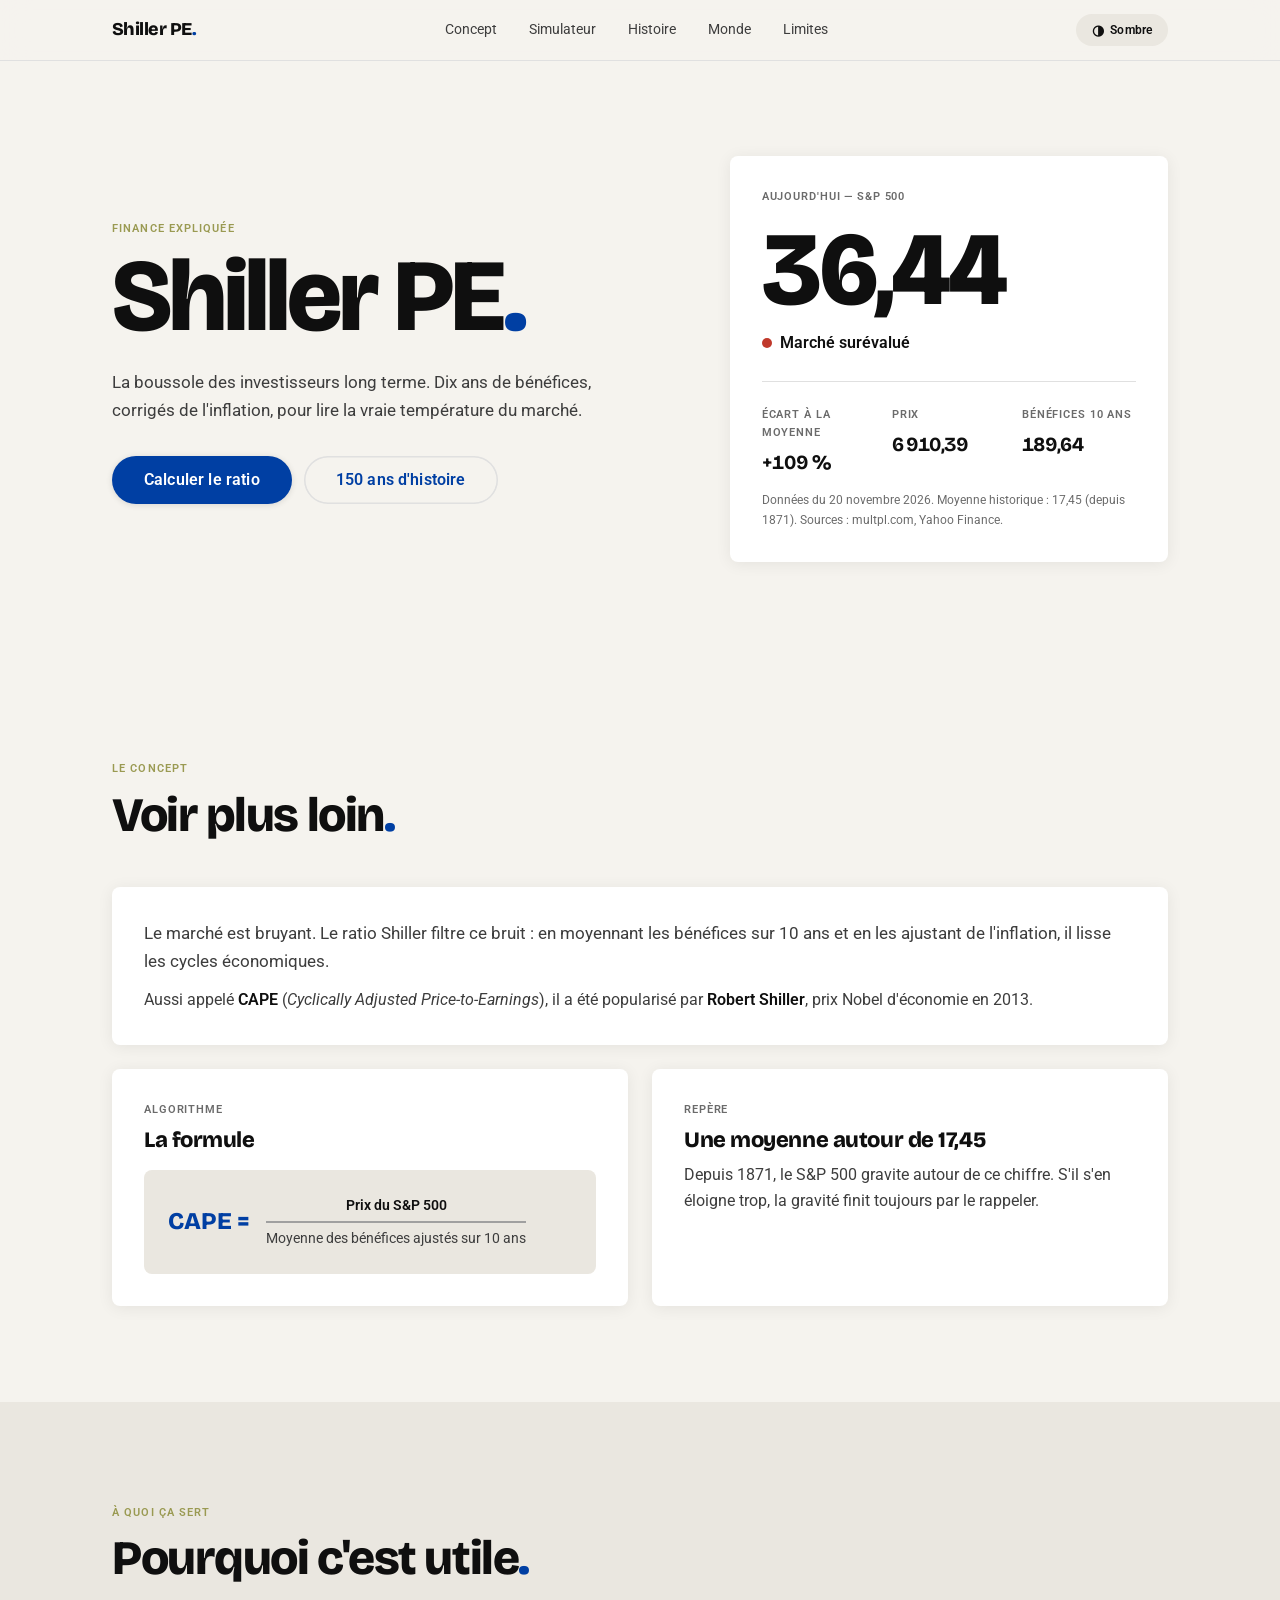
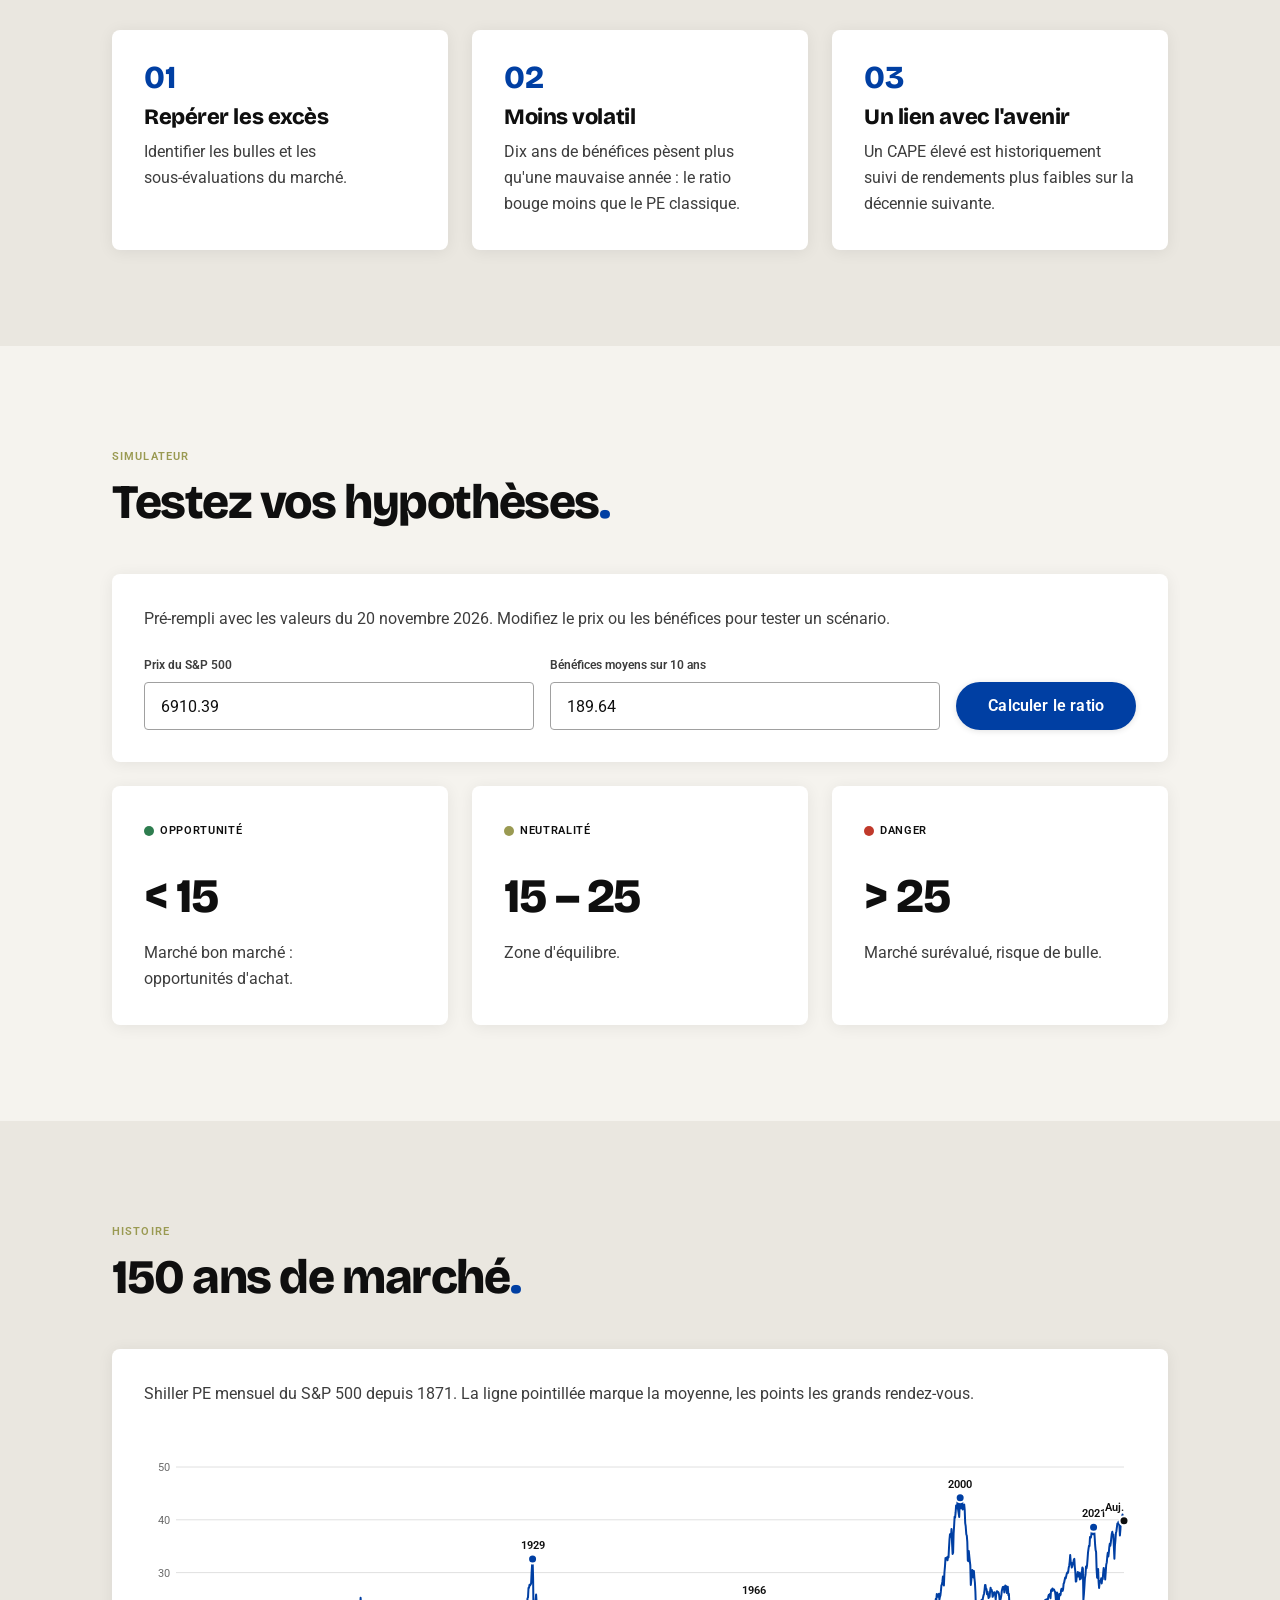
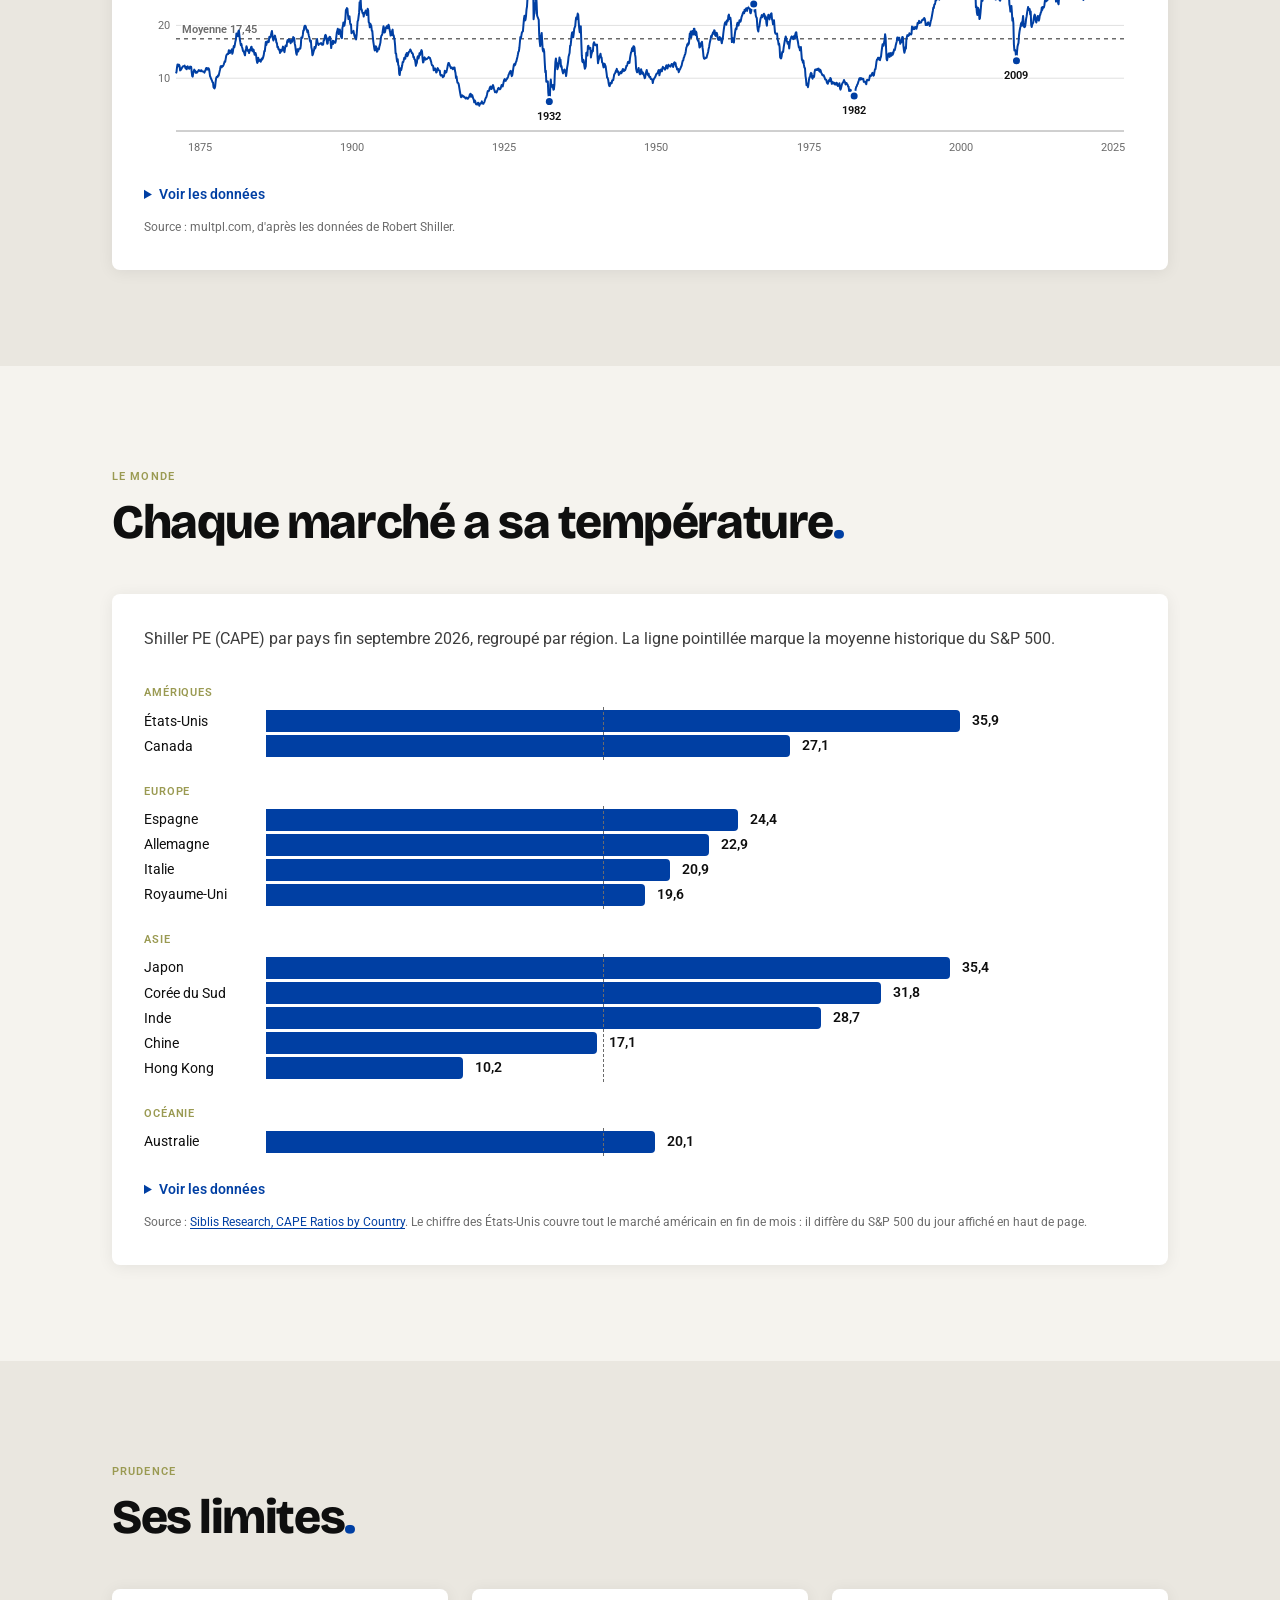
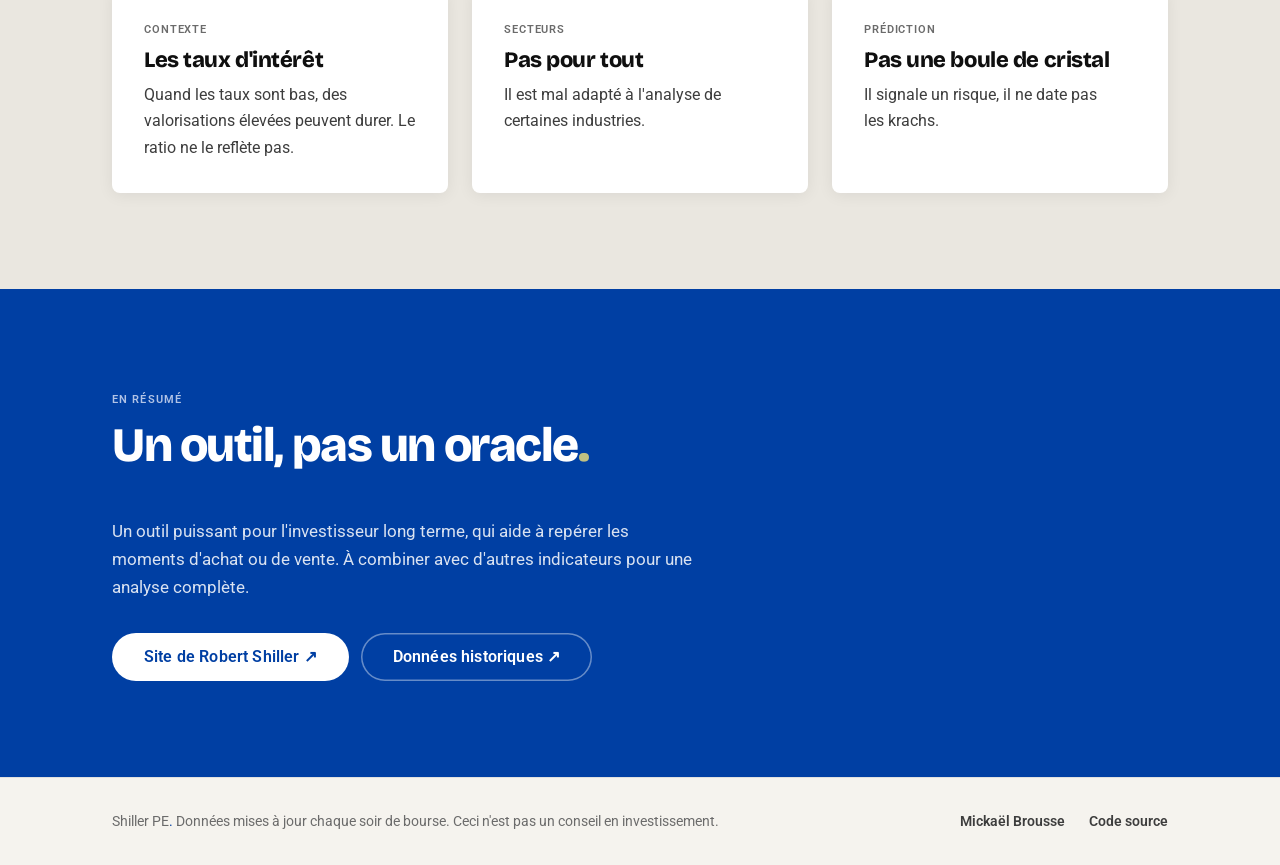
<file: docs/index.html>
<!DOCTYPE html>
<html lang="fr" data-theme="light">
<head>
    <meta charset="UTF-8">
    <meta name="viewport" content="width=device-width, initial-scale=1.0">
    <title>Shiller PE | Analyse & Simulateur</title>
    <meta name="description" content="Le ratio Shiller PE (CAPE) du S&P 500 : valeur du jour, 150 ans d'histoire, simulateur et limites.">

    <script>
        // Thème posé avant le rendu : choix enregistré, sinon préférence système
        (function () {
            try {
                var t = localStorage.getItem('theme');
                if (t !== 'light' && t !== 'dark') t = matchMedia('(prefers-color-scheme: dark)').matches ? 'dark' : 'light';
                document.documentElement.setAttribute('data-theme', t);
            } catch (e) { document.documentElement.setAttribute('data-theme', 'light'); }
        })();
    </script>

    <link rel="stylesheet" href="css/style.css?v=4">
</head>
<body>

    <a class="skip-link" href="#main">Aller au contenu</a>

    <header id="navbar">
        <nav class="nav-container" aria-label="Navigation principale">
            <a href="#top" class="nav-logo">Shiller PE<span class="dot">.</span></a>
            <div class="nav-links">
                <a href="#concept">Concept</a>
                <a href="#simulateur">Simulateur</a>
                <a href="#histoire">Histoire</a>
                <a href="#monde">Monde</a>
                <a href="#limites">Limites</a>
            </div>
            <button class="btn btn-ink btn-sm theme-toggle" type="button" aria-label="Changer de thème">
                <span class="theme-toggle-icon" aria-hidden="true">◑</span>
                <span class="theme-toggle-label">Sombre</span>
            </button>
        </nav>
    </header>

    <main id="main">

        <section class="hero" id="top">
            <div class="container hero-grid">
                <div>
                    <span class="eyebrow">Finance expliquée</span>
                    <h1 class="hero-title">Shiller PE<span class="dot">.</span></h1>
                    <p class="lead">La boussole des investisseurs long terme. Dix ans de bénéfices, corrigés de l'inflation, pour lire la vraie température du marché.</p>
                    <div class="hero-actions">
                        <a href="#simulateur" class="btn btn-primary btn-lg">Calculer le ratio</a>
                        <a href="#histoire" class="btn btn-outline btn-lg">150 ans d'histoire</a>
                    </div>
                </div>

                <aside class="card live-card" id="liveCard" aria-live="polite">
                    <span class="label">Aujourd'hui — S&P 500</span>
                    <span id="liveCape" class="live-number">--</span>
                    <p id="liveStatus" class="live-status">Chargement des données du jour…</p>
                    <dl class="live-facts">
                        <div><dt class="label">Écart à la moyenne</dt><dd id="liveGap">--</dd></div>
                        <div><dt class="label">Prix</dt><dd id="livePrice">--</dd></div>
                        <div><dt class="label">Bénéfices 10 ans</dt><dd id="liveE10">--</dd></div>
                    </dl>
                    <p id="liveSource" class="source"></p>
                </aside>
            </div>
        </section>

        <section class="section" id="concept">
            <div class="container">
                <div class="section-header">
                    <span class="section-tag">Le concept</span>
                    <h2>Voir plus loin</h2>
                </div>

                <div class="grid">
                    <article class="card col-12">
                        <p class="lead">Le marché est bruyant. Le ratio Shiller filtre ce bruit : en moyennant les bénéfices sur 10 ans et en les ajustant de l'inflation, il lisse les cycles économiques.</p>
                        <p>Aussi appelé <strong>CAPE</strong> (<em>Cyclically Adjusted Price-to-Earnings</em>), il a été popularisé par <strong>Robert Shiller</strong>, prix Nobel d'économie en 2013.</p>
                    </article>

                    <article class="card col-6">
                        <span class="label">Algorithme</span>
                        <h3>La formule</h3>
                        <div class="equation">
                            <span class="equation-lhs">CAPE =</span>
                            <span class="fraction">
                                <span class="num">Prix du S&P 500</span>
                                <span class="den">Moyenne des bénéfices ajustés sur 10 ans</span>
                            </span>
                        </div>
                    </article>

                    <article class="card col-6">
                        <span class="label">Repère</span>
                        <h3>Une moyenne autour de <span id="meanValue">17</span></h3>
                        <p>Depuis 1871, le S&P 500 gravite autour de ce chiffre. S'il s'en éloigne trop, la gravité finit toujours par le rappeler.</p>
                    </article>
                </div>
            </div>
        </section>

        <section class="section section-inset" id="utilite">
            <div class="container">
                <div class="section-header">
                    <span class="section-tag">À quoi ça sert</span>
                    <h2>Pourquoi c'est utile</h2>
                </div>

                <div class="grid">
                    <article class="card col-4">
                        <span class="card-index">01</span>
                        <h3>Repérer les excès</h3>
                        <p>Identifier les bulles et les sous-évaluations du marché.</p>
                    </article>
                    <article class="card col-4">
                        <span class="card-index">02</span>
                        <h3>Moins volatil</h3>
                        <p>Dix ans de bénéfices pèsent plus qu'une mauvaise année : le ratio bouge moins que le PE classique.</p>
                    </article>
                    <article class="card col-4">
                        <span class="card-index">03</span>
                        <h3>Un lien avec l'avenir</h3>
                        <p>Un CAPE élevé est historiquement suivi de rendements plus faibles sur la décennie suivante.</p>
                    </article>
                </div>
            </div>
        </section>

        <section class="section" id="simulateur">
            <div class="container">
                <div class="section-header">
                    <span class="section-tag">Simulateur</span>
                    <h2>Testez vos hypothèses</h2>
                </div>

                <div class="grid">
                    <div class="card col-12 simulator">
                        <p id="simulatorIntro">Entrez le prix du S&P 500 et la moyenne de ses bénéfices ajustés sur 10 ans.</p>

                        <form class="input-group" onsubmit="calculateCAPE(); return false;">
                            <label class="field">
                                <span class="field-label">Prix du S&P 500</span>
                                <input type="number" id="inputPrice" value="4500" step="any" inputmode="decimal" class="field-input">
                            </label>
                            <label class="field">
                                <span class="field-label">Bénéfices moyens sur 10 ans</span>
                                <input type="number" id="inputEarnings" step="any" inputmode="decimal" placeholder="ex. 180" class="field-input">
                            </label>
                            <button type="submit" class="btn btn-primary btn-lg">Calculer le ratio</button>
                        </form>
                        <p id="formError" class="form-error" hidden></p>

                        <div id="resultArea" class="result-area" hidden>
                            <span class="label">Résultat Shiller PE</span>
                            <span id="resultValue" class="result-number">--</span>
                            <p id="resultText" class="live-status"></p>
                            <p id="resultCompare" class="result-compare"></p>
                        </div>
                    </div>

                    <article class="card col-4 zone">
                        <span class="zone-chip zone-low"><span class="zone-dot"></span>Opportunité</span>
                        <div class="zone-value">&lt; 15</div>
                        <p>Marché bon marché : opportunités d'achat.</p>
                    </article>
                    <article class="card col-4 zone">
                        <span class="zone-chip zone-mid"><span class="zone-dot"></span>Neutralité</span>
                        <div class="zone-value">15 – 25</div>
                        <p>Zone d'équilibre.</p>
                    </article>
                    <article class="card col-4 zone">
                        <span class="zone-chip zone-high"><span class="zone-dot"></span>Danger</span>
                        <div class="zone-value">&gt; 25</div>
                        <p>Marché surévalué, risque de bulle.</p>
                    </article>
                </div>
            </div>
        </section>

        <section class="section section-inset" id="histoire">
            <div class="container">
                <div class="section-header">
                    <span class="section-tag">Histoire</span>
                    <h2 id="historyHeading">Les grands rendez-vous</h2>
                </div>

                <div class="card chart-card">
                    <p id="historyDesc">Shiller PE du S&P 500 lors de quelques pics et creux. La ligne pointillée marque la moyenne historique.</p>
                    <div id="historyChart" class="chart" role="img" aria-label="Shiller PE du S&P 500 lors des grands pics et creux depuis 1929"></div>
                    <details class="data-table">
                        <summary>Voir les données</summary>
                        <table id="historyTable"></table>
                    </details>
                    <p id="historySource" class="source">Valeurs approximatives. Source : multpl.com.</p>
                </div>
            </div>
        </section>

        <section class="section" id="monde">
            <div class="container">
                <div class="section-header">
                    <span class="section-tag">Le monde</span>
                    <h2>Chaque marché a sa température</h2>
                </div>

                <div class="card chart-card">
                    <p>Shiller PE (CAPE) par pays fin septembre 2026, regroupé par région. La ligne pointillée marque la moyenne historique du S&P 500.</p>
                    <div id="worldChart" class="chart"></div>
                    <details class="data-table">
                        <summary>Voir les données</summary>
                        <table id="worldTable"></table>
                    </details>
                    <p class="source">Source : <a href="https://siblisresearch.com/data/cape-ratios-by-country/" target="_blank" rel="noopener">Siblis Research, CAPE Ratios by Country</a>. Le chiffre des États-Unis couvre tout le marché américain en fin de mois : il diffère du S&P 500 du jour affiché en haut de page.</p>
                </div>
            </div>
        </section>

        <section class="section section-inset" id="limites">
            <div class="container">
                <div class="section-header">
                    <span class="section-tag">Prudence</span>
                    <h2>Ses limites</h2>
                </div>

                <div class="grid">
                    <article class="card col-4">
                        <span class="label">Contexte</span>
                        <h3>Les taux d'intérêt</h3>
                        <p>Quand les taux sont bas, des valorisations élevées peuvent durer. Le ratio ne le reflète pas.</p>
                    </article>
                    <article class="card col-4">
                        <span class="label">Secteurs</span>
                        <h3>Pas pour tout</h3>
                        <p>Il est mal adapté à l'analyse de certaines industries.</p>
                    </article>
                    <article class="card col-4">
                        <span class="label">Prédiction</span>
                        <h3>Pas une boule de cristal</h3>
                        <p>Il signale un risque, il ne date pas les krachs.</p>
                    </article>
                </div>
            </div>
        </section>

        <section class="section section-accent" id="resume">
            <div class="container">
                <div class="section-header">
                    <span class="section-tag">En résumé</span>
                    <h2>Un outil, pas un oracle</h2>
                </div>
                <p class="lead">Un outil puissant pour l'investisseur long terme, qui aide à repérer les moments d'achat ou de vente. À combiner avec d'autres indicateurs pour une analyse complète.</p>
                <div class="hero-actions">
                    <a class="btn btn-on-accent btn-lg" href="http://www.econ.yale.edu/~shiller/" target="_blank" rel="noopener">Site de Robert Shiller ↗</a>
                    <a class="btn btn-outline-on-accent btn-lg" href="https://www.multpl.com/shiller-pe" target="_blank" rel="noopener">Données historiques ↗</a>
                </div>
            </div>
        </section>

    </main>

    <footer class="footer">
        <div class="container footer-inner">
            <p>Shiller PE<span class="dot">.</span> Données mises à jour chaque soir de bourse. Ceci n'est pas un conseil en investissement.</p>
            <p class="footer-links">
                <a href="https://micka2000.github.io/Mickael_Brousse/">Mickaël Brousse</a>
                <a href="https://github.com/micka2000/shiller-pe-simulator">Code source</a>
            </p>
        </div>
    </footer>

    <div id="tooltip" class="tooltip" role="status"></div>

    <script src="js/script.js?v=4"></script>

</body>
</html>
</file>
<file: docs/css/style.css>
/* ============================================================
   SHILLER PE — styles
   Design tokens live in tokens/ (Mickaël Brousse Design System,
   same copy as the portfolio). This file adds site aliases on
   top, then the page styles.
   ============================================================ */

@import url('../tokens/fonts.css?v=3');
@import url('../tokens/colors.css?v=3');
@import url('../tokens/typography.css?v=3');
@import url('../tokens/spacing.css?v=3');

:root,
[data-theme="light"] {
  --bg:          var(--bg-base);
  --accent:      var(--fg-accent);
  --accent-warm: var(--fg-accent-warm);

  /* Zones de valorisation : couleur d'état, toujours avec un libellé */
  --zone-low:    #2E7D4F;
  --zone-mid:    var(--color-olive-dark);
  --zone-high:   #C0392B;

  /* Graphiques */
  --chart-mark:  var(--color-blue);
  --chart-grid:  var(--border-subtle);
  --chart-ring:  var(--bg-surface);
}

[data-theme="dark"] {
  --bg:          var(--bg-base);
  --accent:      var(--fg-accent);
  --accent-warm: var(--fg-accent-warm);

  --zone-low:    #5FBF85;
  --zone-mid:    var(--color-olive);
  --zone-high:   #FF6B5C;

  --chart-mark:  var(--color-sky);
}

*, *::before, *::after { box-sizing: border-box; margin: 0; padding: 0; }
html { scroll-behavior: smooth; scroll-padding-top: 76px; }
body {
  background: var(--bg);
  color: var(--fg-1);
  font-family: var(--font-body);
  font-size: var(--text-body);
  line-height: var(--leading-body);
  -webkit-font-smoothing: antialiased;
  transition: background var(--duration-base), color var(--duration-base);
}

a { color: inherit; text-decoration: none; }
h1, h2, h3 { text-wrap: balance; }
p { text-wrap: pretty; color: var(--fg-2); }
strong { color: var(--fg-1); font-weight: var(--weight-semi); }
button, input { font: inherit; color: inherit; }

:focus { outline: none; }
:focus-visible {
  outline: 2px solid var(--accent);
  outline-offset: 3px;
  border-radius: 3px;
}

.skip-link {
  position: absolute;
  top: -100px; left: var(--space-4);
  background: var(--color-blue);
  color: var(--color-white);
  padding: var(--space-2) var(--space-4);
  border-radius: var(--radius-pill);
  z-index: 300;
}
.skip-link:focus { top: var(--space-2); }

.container {
  max-width: 1120px;
  margin: 0 auto;
  padding: 0 var(--space-8);
}

.dot { color: var(--accent); }

/* ============================================================
   NAVBAR
   ============================================================ */
#navbar {
  position: fixed; top: 0; left: 0; right: 0;
  z-index: 200;
  padding: 0 var(--space-8);
  background: var(--overlay-bg);
  backdrop-filter: blur(14px);
  -webkit-backdrop-filter: blur(14px);
  border-bottom: 1px solid var(--border-subtle);
}

.nav-container {
  max-width: 1056px;
  margin: 0 auto;
  display: flex;
  align-items: center;
  justify-content: space-between;
  height: 60px;
  gap: var(--space-4);
}

.nav-logo {
  font-family: var(--font-display);
  font-weight: var(--weight-ultra);
  font-size: 18px;
  letter-spacing: var(--tracking-tight);
  color: var(--fg-1);
}

.nav-links { display: flex; gap: var(--space-8); }
.nav-links a {
  font-size: var(--text-sm);
  color: var(--fg-2);
  position: relative;
  transition: color var(--duration-fast);
}
.nav-links a:hover { color: var(--accent); }
.nav-links a::after {
  content: '';
  position: absolute;
  bottom: -6px; left: 0;
  width: 0; height: 2px;
  background: var(--accent);
  transition: width var(--duration-fast);
}
.nav-links a:hover::after { width: 100%; }

/* ============================================================
   BUTTONS — DS <MBButton />
   ============================================================ */
.btn {
  display: inline-flex;
  align-items: center;
  justify-content: center;
  gap: var(--space-2);
  height: 40px;
  padding: 0 var(--space-6);
  font-family: var(--font-body);
  font-size: var(--text-sm);
  font-weight: var(--weight-semi);
  letter-spacing: 0.01em;
  line-height: 1;
  white-space: nowrap;
  border: none;
  border-radius: var(--radius-pill);
  cursor: pointer;
  transition: background var(--duration-micro) var(--ease-standard),
              box-shadow var(--duration-micro) var(--ease-standard),
              color var(--duration-micro) var(--ease-standard),
              transform 100ms var(--ease-standard);
}
.btn:active { transform: scale(0.97); }
.btn-sm { height: 32px; padding: 0 var(--space-4); font-size: var(--text-xs); gap: 6px; }
.btn-lg { height: 48px; padding: 0 var(--space-8); font-size: var(--text-body); }

.btn-primary {
  background: var(--color-blue);
  color: var(--color-white);
  box-shadow: 0 1px 6px rgba(0,0,0,0.12);
}
.btn-primary:hover {
  background: var(--color-blue-light);
  box-shadow: 0 4px 20px rgba(0,0,0,0.18);
}

.btn-outline {
  background: transparent;
  color: var(--accent);
  box-shadow: inset 0 0 0 1.5px var(--border-subtle);
}
.btn-outline:hover {
  background: var(--bg-accent-subtle);
  box-shadow: inset 0 0 0 1.5px var(--accent);
}

.btn-ink { background: var(--bg-inset); color: var(--fg-1); }
.btn-ink:hover { background: var(--border-subtle); }
[data-theme="dark"] .btn-ink { background: var(--bg-surface); }

/* Sur le bloc bleu */
.btn-on-accent { background: var(--color-white); color: var(--color-blue); }
.btn-on-accent:hover { background: var(--color-sky-tint); }
.btn-outline-on-accent {
  background: transparent;
  color: var(--color-white);
  box-shadow: inset 0 0 0 1.5px rgba(255,255,255,0.4);
}
.btn-outline-on-accent:hover { box-shadow: inset 0 0 0 1.5px var(--color-white); }

.theme-toggle-icon { font-size: 14px; line-height: 1; }

/* ============================================================
   TYPE
   ============================================================ */
.eyebrow,
.section-tag {
  display: inline-block;
  font-size: var(--text-label);
  font-weight: var(--weight-semi);
  letter-spacing: var(--tracking-wider);
  text-transform: uppercase;
  color: var(--accent-warm);
  margin-bottom: var(--space-3);
}

.label {
  display: block;
  font-size: var(--text-label);
  font-weight: var(--weight-semi);
  letter-spacing: 0.08em;
  text-transform: uppercase;
  color: var(--fg-3);
}

.lead {
  font-size: 17px;
  color: var(--fg-2);
}

.source {
  font-size: var(--text-xs);
  color: var(--fg-3);
  margin-top: var(--space-3);
}

h3 {
  font-family: var(--font-display);
  font-weight: var(--weight-ultra);
  font-size: var(--text-h3);
  line-height: 1.2;
  letter-spacing: -0.02em;
  color: var(--fg-1);
  margin: var(--space-2) 0;
}

/* ============================================================
   HERO
   ============================================================ */
.hero {
  padding: calc(60px + var(--space-24)) 0 var(--space-24);
}

.hero-grid {
  display: grid;
  grid-template-columns: 1.3fr 1fr;
  gap: var(--space-12);
  align-items: center;
}

.hero-title {
  font-family: var(--font-display);
  font-weight: var(--weight-ultra);
  font-size: var(--text-hero);
  line-height: 0.92;
  letter-spacing: var(--tracking-tight);
  color: var(--fg-1);
  margin-bottom: var(--space-6);
}

.hero .lead { max-width: 520px; }

.hero-actions {
  display: flex;
  flex-wrap: wrap;
  gap: var(--space-3);
  margin-top: var(--space-8);
}

/* Carte du jour */
.live-number {
  display: block;
  font-family: var(--font-display);
  font-weight: var(--weight-ultra);
  font-size: clamp(64px, 9vw, 104px);
  line-height: 1;
  letter-spacing: var(--tracking-tight);
  font-variant-numeric: tabular-nums;
  color: var(--fg-1);
  margin: var(--space-3) 0 var(--space-2);
}

.live-status {
  display: flex;
  align-items: center;
  gap: var(--space-2);
  font-weight: var(--weight-semi);
  color: var(--fg-1);
}

.live-facts {
  display: grid;
  grid-template-columns: repeat(3, 1fr);
  gap: var(--space-4);
  margin-top: var(--space-6);
  padding-top: var(--space-6);
  border-top: 1px solid var(--border-subtle);
}

.live-facts dd {
  font-family: var(--font-display);
  font-weight: var(--weight-bold);
  font-size: 20px;
  letter-spacing: -0.02em;
  font-variant-numeric: tabular-nums;
  color: var(--fg-1);
  margin-top: var(--space-1);
}

/* ============================================================
   SECTIONS & CARDS
   ============================================================ */
.section { padding: var(--space-24) 0; }
.section-inset { background: var(--bg-inset); }

.section-header { margin-bottom: var(--space-12); }
.section-header h2 {
  font-family: var(--font-display);
  font-weight: var(--weight-ultra);
  font-size: clamp(36px, 4.5vw, 48px);
  line-height: 1;
  letter-spacing: var(--tracking-tight);
  color: var(--fg-1);
}
.section-header h2::after { content: "."; color: var(--accent); }

.grid {
  display: grid;
  grid-template-columns: repeat(12, 1fr);
  gap: var(--space-6);
}
.col-12 { grid-column: span 12; }
.col-6 { grid-column: span 6; }
.col-4 { grid-column: span 4; }

.card {
  background: var(--bg-surface);
  border-radius: var(--radius-md);
  box-shadow: var(--shadow-md);
  padding: var(--space-8);
  transition: transform 250ms var(--ease-standard), box-shadow 250ms var(--ease-standard);
}
.grid > .card:hover {
  transform: translateY(-4px);
  box-shadow: var(--shadow-lg);
}
[data-theme="dark"] .card { border-radius: var(--radius-sm); }

.card p + p { margin-top: var(--space-3); }

.card-index {
  font-family: var(--font-display);
  font-weight: var(--weight-ultra);
  font-size: 32px;
  line-height: 1;
  color: var(--accent);
}

/* Formule */
.equation {
  display: flex;
  align-items: center;
  gap: var(--space-4);
  margin-top: var(--space-4);
  padding: var(--space-6);
  background: var(--bg-inset);
  border-radius: var(--radius-md);
}
.equation-lhs {
  font-family: var(--font-display);
  font-weight: var(--weight-ultra);
  font-size: 24px;
  color: var(--accent);
  white-space: nowrap;
}
.fraction { text-align: center; font-size: var(--text-sm); }
.fraction .num {
  display: block;
  font-weight: var(--weight-semi);
  color: var(--fg-1);
  padding-bottom: var(--space-1);
  border-bottom: 2px solid var(--border-default);
}
.fraction .den { display: block; color: var(--fg-2); padding-top: var(--space-1); }

/* ============================================================
   SIMULATEUR
   ============================================================ */
.input-group {
  display: flex;
  flex-wrap: wrap;
  align-items: flex-end;
  gap: var(--space-4);
  margin-top: var(--space-6);
}

.field { flex: 1; min-width: 180px; }
.field-label {
  display: block;
  font-size: var(--text-xs);
  font-weight: var(--weight-semi);
  color: var(--fg-2);
  margin-bottom: 6px;
}
.field-input {
  width: 100%;
  height: 48px;
  padding: 0 var(--space-4);
  font-size: var(--text-body);
  background: var(--bg-surface);
  border: 1.5px solid var(--border-default);
  border-radius: var(--radius-sm);
  font-variant-numeric: tabular-nums;
  transition: border-color var(--duration-fast), box-shadow var(--duration-fast);
}
.field-input:hover { border-color: var(--border-strong); }
.field-input:focus {
  border-color: var(--accent);
  box-shadow: 0 0 0 3px var(--bg-accent-subtle);
}

.form-error {
  margin-top: var(--space-3);
  color: var(--zone-high);
  font-weight: var(--weight-semi);
}

.result-area {
  margin-top: var(--space-8);
  padding: var(--space-6);
  background: var(--bg-inset);
  border-radius: var(--radius-md);
  animation: fadeIn var(--duration-slow) var(--ease-out);
}
.result-area[hidden], .form-error[hidden] { display: none; }

.result-number {
  display: block;
  font-family: var(--font-display);
  font-weight: var(--weight-ultra);
  font-size: 64px;
  line-height: 1.1;
  letter-spacing: var(--tracking-tight);
  color: var(--fg-1);
  margin: var(--space-1) 0 var(--space-2);
}
.result-compare { margin-top: var(--space-2); }

@keyframes fadeIn {
  from { opacity: 0; transform: translateY(10px); }
  to   { opacity: 1; transform: translateY(0); }
}

/* Zones */
.zone-chip,
.status-chip {
  display: inline-flex;
  align-items: center;
  gap: 6px;
  font-size: var(--text-label);
  font-weight: var(--weight-semi);
  letter-spacing: var(--tracking-wide);
  text-transform: uppercase;
  color: var(--fg-1);
}
.zone-dot,
.status-dot {
  width: 10px; height: 10px;
  border-radius: 50%;
  flex-shrink: 0;
}
.zone-low .zone-dot, .status-dot.low { background: var(--zone-low); }
.zone-mid .zone-dot, .status-dot.mid { background: var(--zone-mid); }
.zone-high .zone-dot, .status-dot.high { background: var(--zone-high); }

.zone-value {
  font-family: var(--font-display);
  font-weight: var(--weight-ultra);
  font-size: 48px;
  letter-spacing: var(--tracking-tight);
  color: var(--fg-1);
  margin: var(--space-3) 0 var(--space-1);
}

/* ============================================================
   GRAPHIQUES
   ============================================================ */
.chart { margin-top: var(--space-8); }

.tooltip {
  position: fixed;
  pointer-events: none;
  background: var(--fg-1);
  color: var(--bg-surface);
  font-size: var(--text-sm);
  line-height: 1.4;
  padding: var(--space-2) var(--space-3);
  border-radius: var(--radius-sm);
  opacity: 0;
  transition: opacity var(--duration-micro);
  z-index: 250;
}
.tooltip-visible { opacity: 1; }

/* Colonnes (secours sans données) */
.cols {
  position: relative;
  display: flex;
  gap: 2px;
  height: 260px;
  padding-left: 76px;
  border-bottom: 1px solid var(--border-default);
}
.col-slot {
  position: relative;
  flex: 1;
  display: flex;
  flex-direction: column;
  justify-content: flex-end;
  align-items: center;
}
.col-bar {
  width: 60%;
  max-width: 48px;
  background: var(--chart-mark);
  border-radius: 4px 4px 0 0;
  transition: opacity var(--duration-fast);
}
.col-value { font-size: var(--text-xs); font-weight: var(--weight-semi); color: var(--fg-1); margin-bottom: 6px; }
.cols:hover .col-bar { opacity: 0.45; }
.cols .col-slot:hover .col-bar,
.cols .col-slot:focus .col-bar { opacity: 1; }
.ref-line {
  position: absolute;
  left: 0; right: 0;
  border-top: 1.5px dashed var(--fg-3);
  pointer-events: none;
  z-index: 1;
}
.ref-line span {
  position: absolute;
  left: 0; top: -10px;
  font-size: var(--text-label);
  font-weight: var(--weight-semi);
  color: var(--fg-3);
}
.col-labels { display: flex; gap: 2px; padding-left: 76px; margin-top: var(--space-2); }
.col-labels div { flex: 1; text-align: center; font-size: var(--text-xs); color: var(--fg-3); line-height: 1.3; }
.col-labels strong { display: block; font-size: var(--text-sm); }

/* Courbe */
#historyChart svg { display: block; overflow: visible; }
#historyChart .grid-line { stroke: var(--chart-grid); stroke-width: 1; }
#historyChart .baseline { stroke: var(--border-default); stroke-width: 1; }
#historyChart .axis-label { font-family: var(--font-body); font-size: 11px; fill: var(--fg-3); }
#historyChart .mean-line { stroke: var(--fg-3); stroke-width: 1.5; stroke-dasharray: 4 4; }
#historyChart .mean-label { font-family: var(--font-body); font-size: 11px; font-weight: 600; fill: var(--fg-3); }
#historyChart .line { fill: none; stroke: var(--chart-mark); stroke-width: 2; stroke-linejoin: round; }
#historyChart .mark { fill: var(--chart-mark); stroke: var(--chart-ring); stroke-width: 2; }
#historyChart .mark-current { fill: var(--fg-1); }
#historyChart .mark-label { font-family: var(--font-body); font-size: 11px; font-weight: 600; fill: var(--fg-1); }
#historyChart .mark-label,
#historyChart .mean-label { paint-order: stroke; stroke: var(--chart-ring); stroke-width: 3px; stroke-linejoin: round; }
#historyChart .crosshair { stroke: var(--fg-3); stroke-width: 1; opacity: 0; }
#historyChart .crosshair-dot { fill: var(--chart-mark); stroke: var(--chart-ring); stroke-width: 2; opacity: 0; }
#historyChart.hovering .crosshair,
#historyChart.hovering .crosshair-dot { opacity: 1; }
#historyChart .hit-area { fill: transparent; cursor: crosshair; }

/* Barres par pays */
.region + .region { margin-top: var(--space-6); }
.region-name {
  font-size: var(--text-label);
  font-weight: var(--weight-semi);
  text-transform: uppercase;
  letter-spacing: 0.08em;
  color: var(--accent-warm);
  margin-bottom: 6px;
}
.hbar-row {
  display: flex;
  align-items: center;
  gap: var(--space-3);
  padding: 1px 0;
}
.hbar-label { flex: 0 0 110px; font-size: var(--text-sm); color: var(--fg-1); }
.hbar-track { position: relative; flex: 1; height: 22px; }
.hbar {
  height: 100%;
  background: var(--chart-mark);
  border-radius: 0 4px 4px 0;
  transition: opacity var(--duration-fast);
}
.hbar-ref {
  position: absolute;
  top: -3px; bottom: -3px;
  border-left: 1.5px dashed var(--fg-3);
  z-index: 1;
}
.hbar-value {
  position: absolute;
  top: 50%;
  transform: translateY(-50%);
  font-size: var(--text-sm);
  font-weight: var(--weight-semi);
  font-variant-numeric: tabular-nums;
  color: var(--fg-1);
  background: var(--bg-surface);
  padding: 0 4px;
  border-radius: 4px;
  z-index: 2;
}
#worldChart:hover .hbar { opacity: 0.45; }
#worldChart .hbar-row:hover .hbar,
#worldChart .hbar-row:focus .hbar { opacity: 1; }

/* Tableaux de données */
.data-table { margin-top: var(--space-6); }
.data-table summary {
  cursor: pointer;
  font-size: var(--text-sm);
  font-weight: var(--weight-semi);
  color: var(--accent);
}
.data-table table {
  width: 100%;
  border-collapse: collapse;
  margin-top: var(--space-3);
  font-size: var(--text-sm);
}
.data-table th,
.data-table td {
  text-align: left;
  padding: 6px var(--space-2);
  border-bottom: 1px solid var(--border-subtle);
  color: var(--fg-2);
}
.data-table th { color: var(--fg-3); font-weight: var(--weight-semi); }
.data-table td:last-child,
.data-table th:last-child { text-align: right; font-variant-numeric: tabular-nums; }

/* ============================================================
   BLOC BLEU & FOOTER
   ============================================================ */
.section-accent { background: var(--color-blue); }
.section-accent .section-tag { color: var(--color-sky); }
.section-accent .section-header h2 { color: var(--color-white); }
.section-accent .section-header h2::after { color: var(--color-olive); }
.section-accent .lead { color: rgba(255,255,255,0.85); max-width: 640px; }

.footer {
  padding: var(--space-8) 0;
  border-top: 1px solid var(--border-subtle);
  font-size: var(--text-sm);
}
.footer-inner {
  display: flex;
  flex-wrap: wrap;
  justify-content: space-between;
  gap: var(--space-4);
}
.footer p { color: var(--fg-3); }
.footer-links { display: flex; gap: var(--space-6); }
.footer-links a { color: var(--fg-2); font-weight: var(--weight-semi); }
.footer-links a:hover { color: var(--accent); }

/* ============================================================
   RESPONSIVE
   ============================================================ */
@media (prefers-reduced-motion: reduce) {
  html { scroll-behavior: auto; }
  *, *::before, *::after { transition: none !important; animation: none !important; }
}

@media (max-width: 900px) {
  .hero-grid { grid-template-columns: 1fr; }
  .nav-links { display: none; }
}

@media (max-width: 800px) {
  .container { padding: 0 var(--space-4); }
  #navbar { padding: 0 var(--space-4); }
  .hero { padding: calc(60px + var(--space-12)) 0 var(--space-16); }
  .section { padding: var(--space-16) 0; }
  .section-header { margin-bottom: var(--space-8); }
  .grid { display: flex; flex-direction: column; gap: var(--space-4); }
  .card { padding: var(--space-6) var(--space-5, 20px); }
  .equation { flex-direction: column; gap: var(--space-2); padding: var(--space-4); }
  .input-group { flex-direction: column; align-items: stretch; }
  .input-group .btn { width: 100%; }
  .live-facts { grid-template-columns: 1fr 1fr; }
  .cols, .col-labels { padding-left: 56px; }
  .col-labels div { min-width: 0; }
  .col-labels span { display: none; }
  .col-labels strong { font-size: var(--text-xs); }
  .col-value { font-size: 11px; }
  .ref-line span { width: 50px; line-height: 1.1; top: -14px; }
  .hbar-label { flex-basis: 90px; }
  .footer-inner { flex-direction: column; }
}

.source a { color: var(--accent); text-decoration: underline; text-underline-offset: 2px; }
</file>
